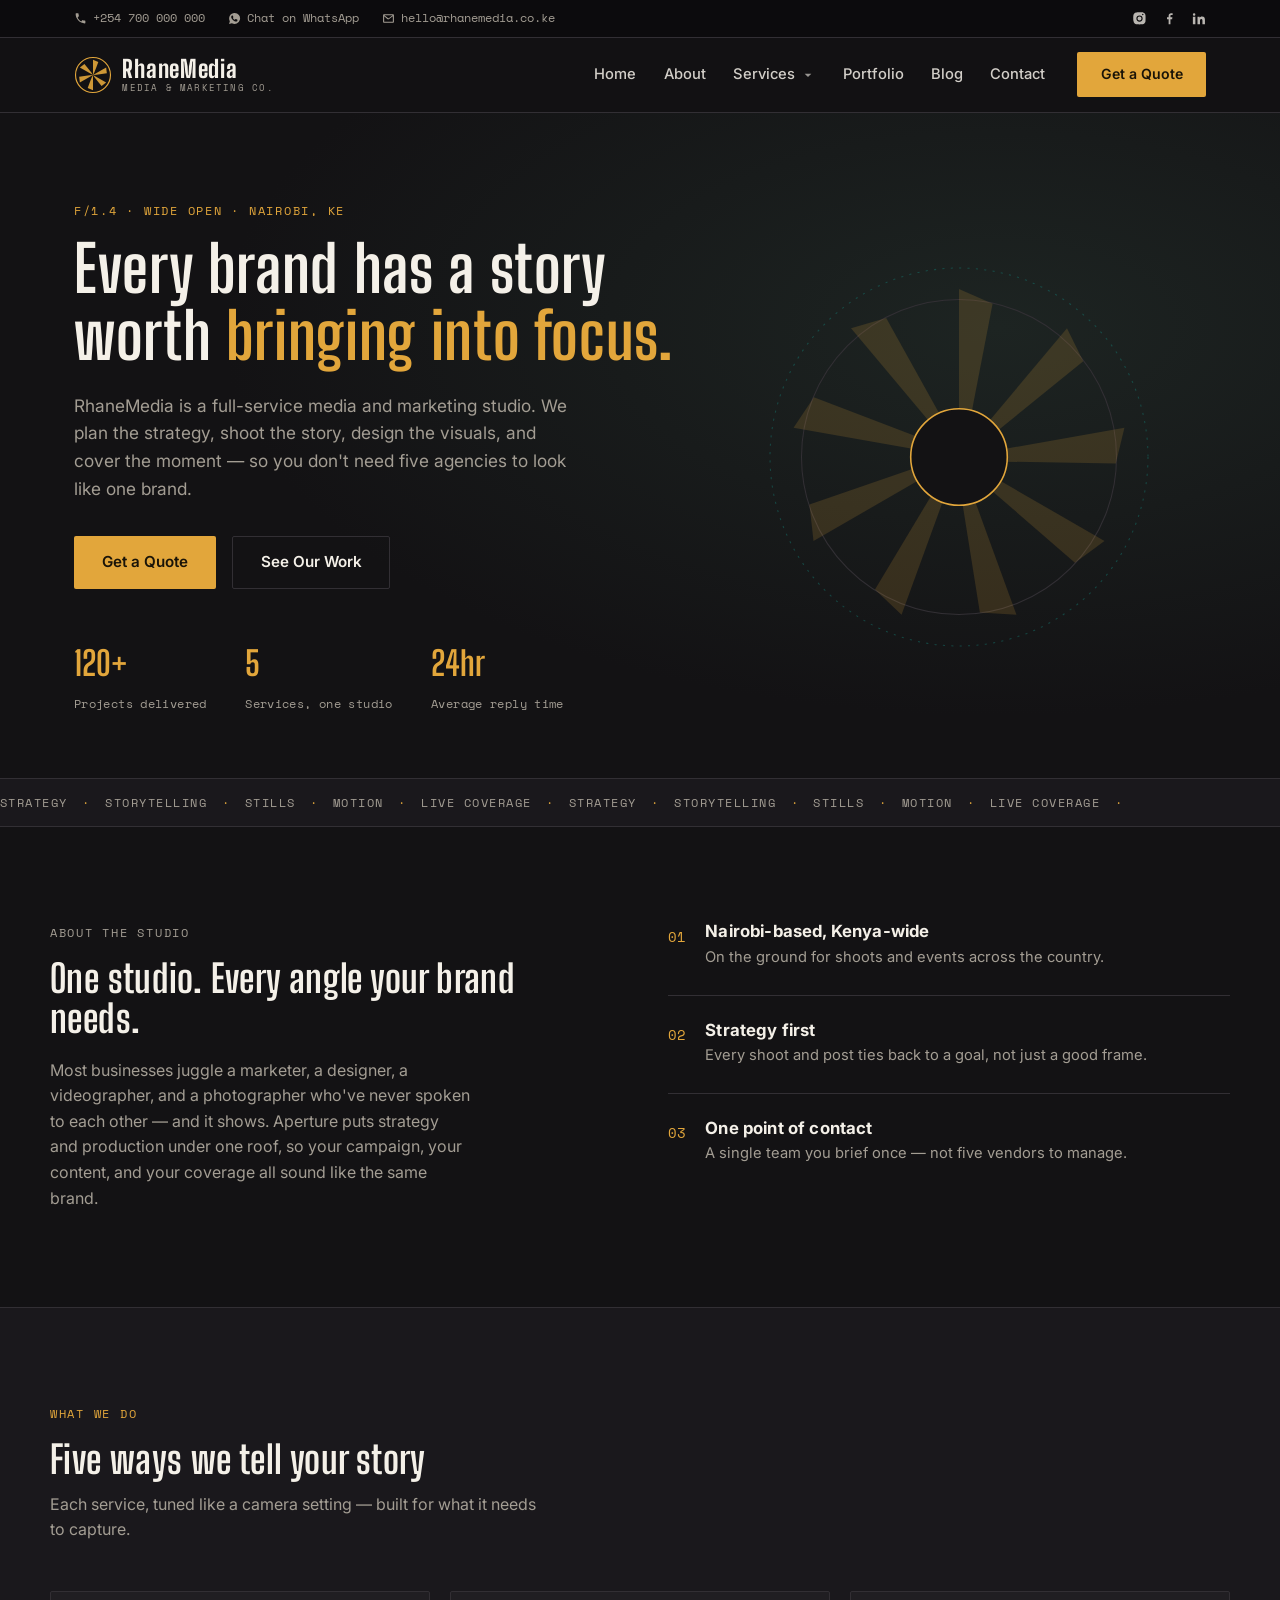
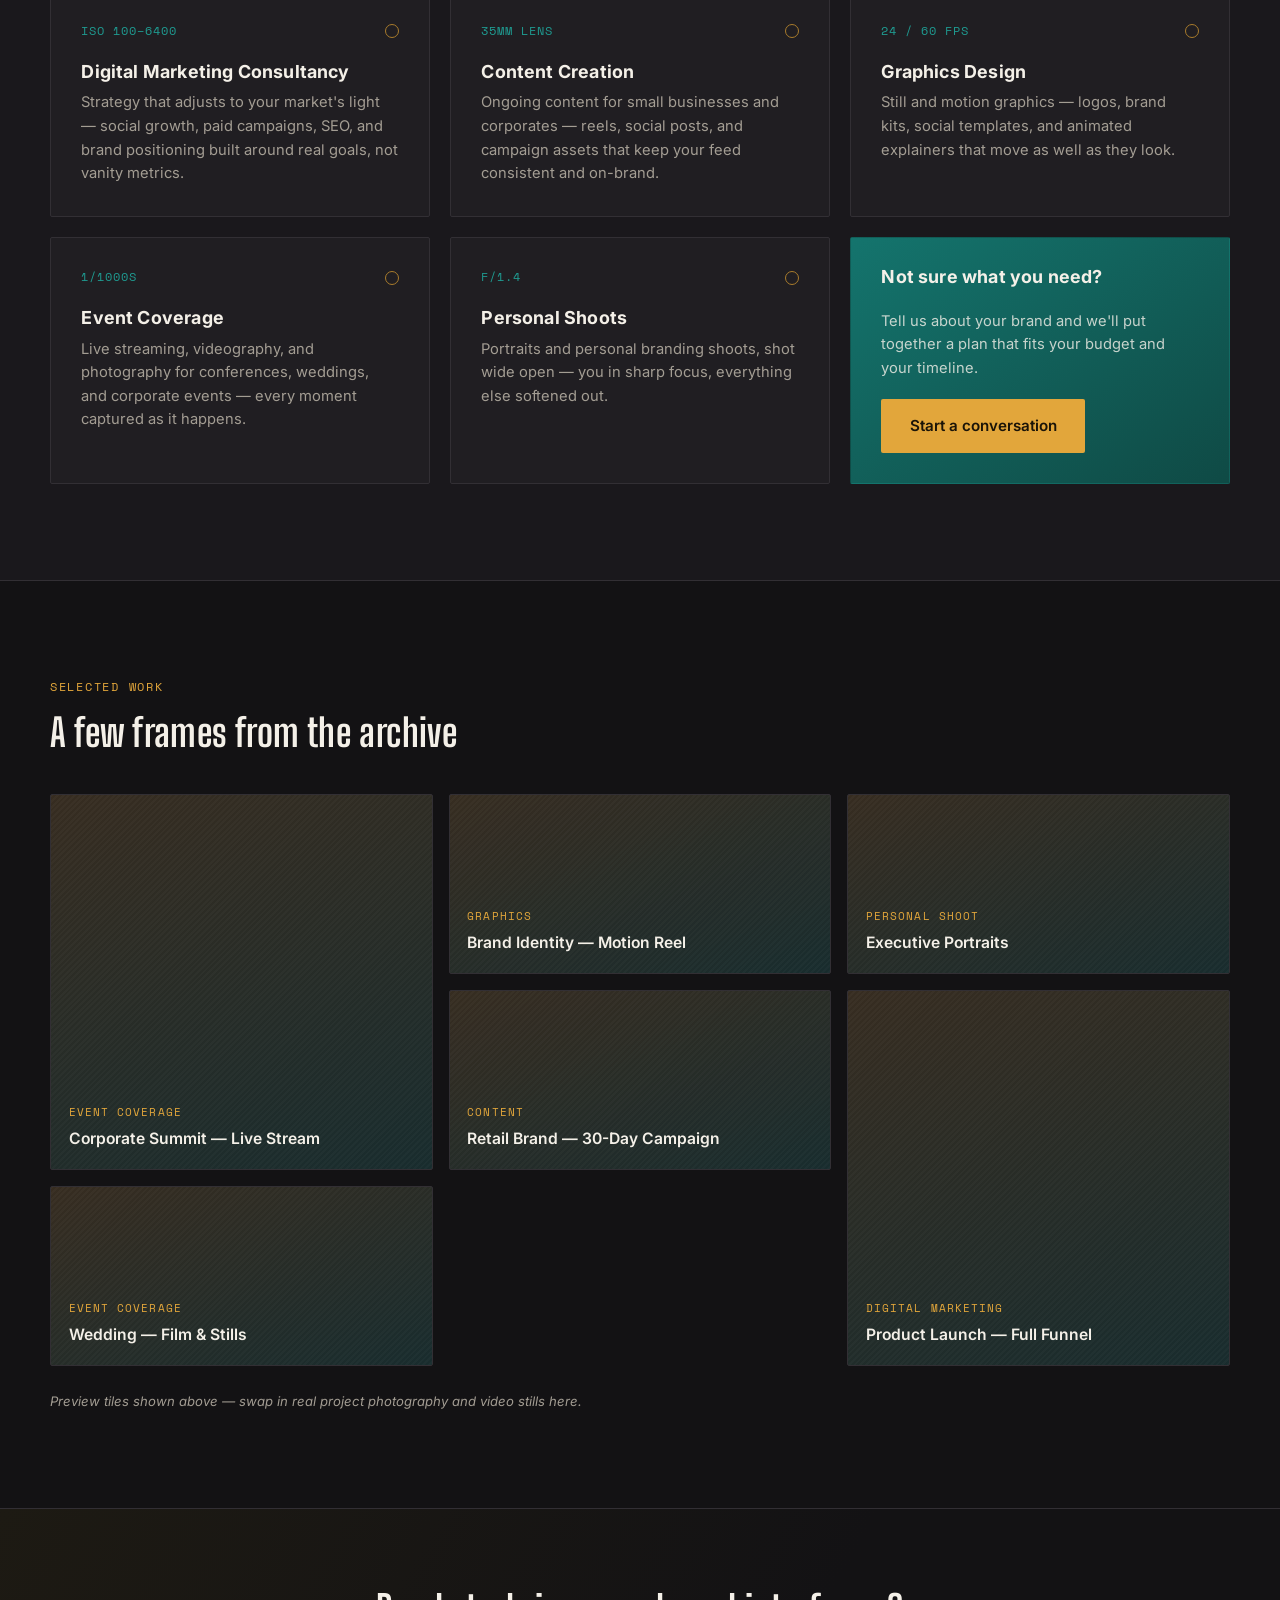
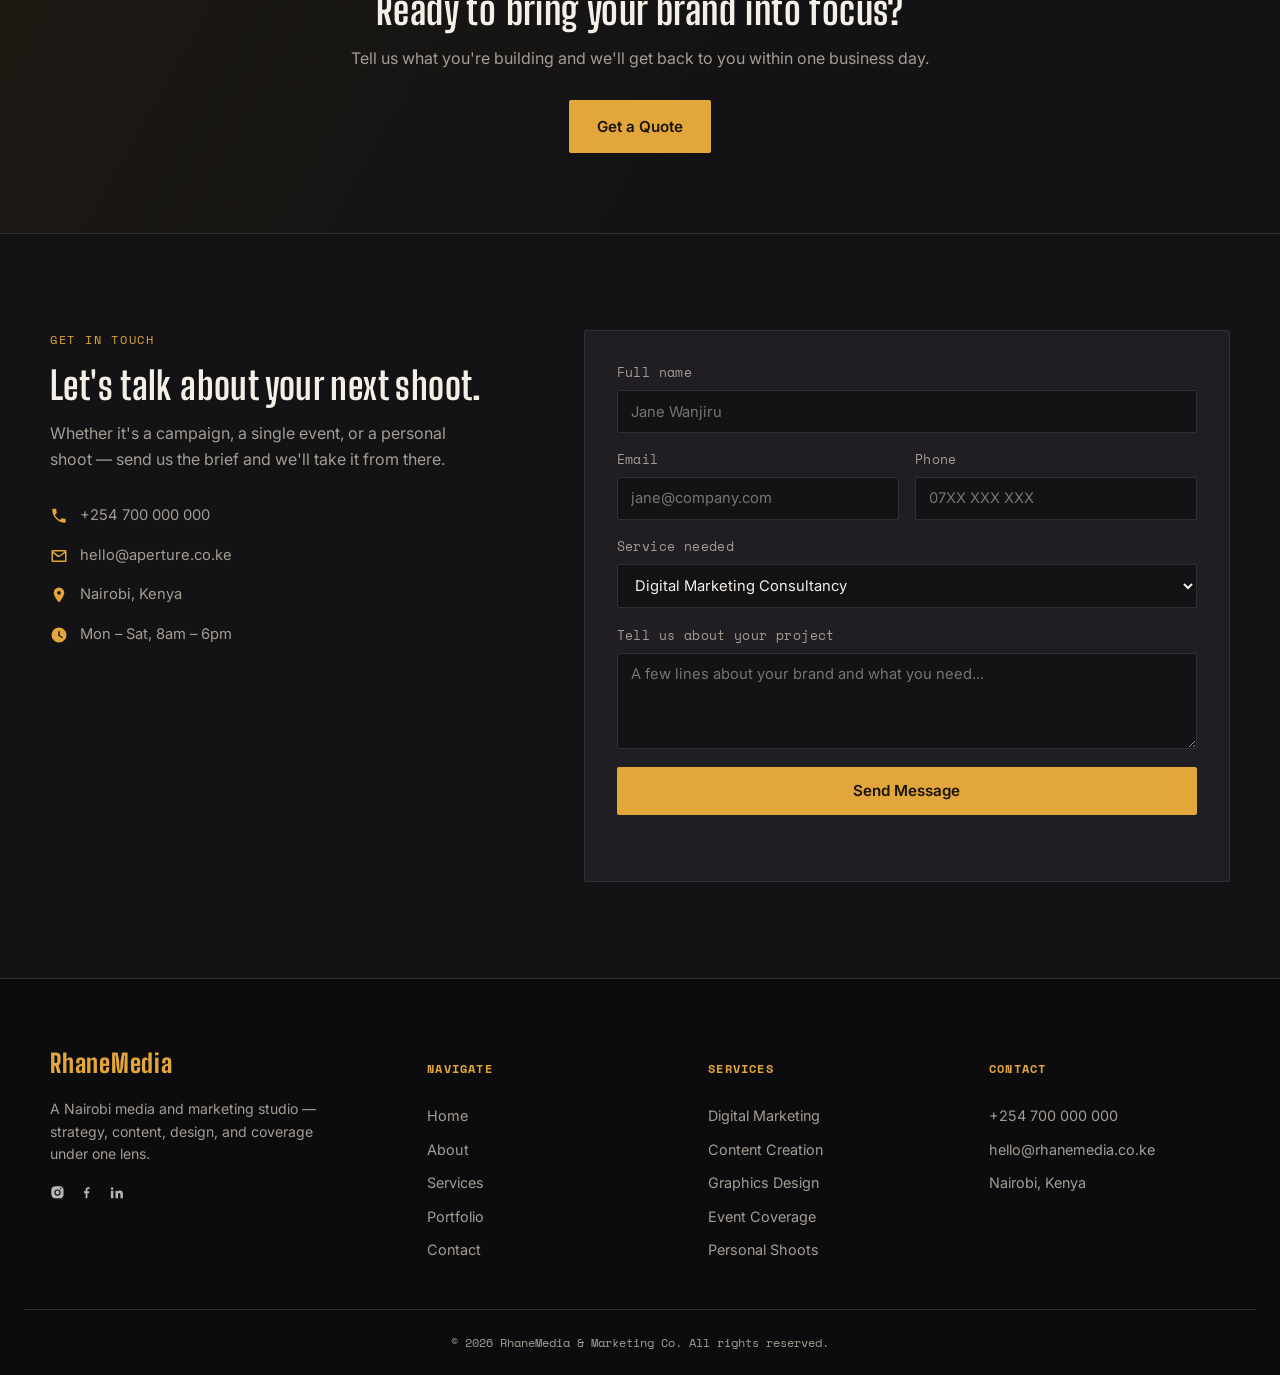
<file: index3.html>
<!DOCTYPE html>
<html lang="en">
<head>
<meta charset="UTF-8">
<meta name="viewport" content="width=device-width, initial-scale=1.0">
<title>Aperture &mdash; Media &amp; Marketing Studio, Nairobi</title>
<meta name="description" content="RhaneMedia is a Nairobi-based media and marketing studio: digital marketing consultancy, content creation, graphics design, event coverage and personal shoots.">

<link rel="preconnect" href="https://fonts.googleapis.com">
<link rel="preconnect" href="https://fonts.gstatic.com" crossorigin>
<link href="https://fonts.googleapis.com/css2?family=Big+Shoulders+Display:wght@600;700;800&family=Inter:wght@400;500;600;700&family=Space+Mono:wght@400;700&display=swap" rel="stylesheet">

<link rel="stylesheet" href="style3.css">
</head>
<body>

<!-- ============ HEADER ============ -->
<header class="site-header" id="top">
  <div class="topbar">
    <div class="topbar__inner">
      <div class="topbar__contact">
        <a href="tel:+254700000000" class="topbar__item">
          <svg viewBox="0 0 24 24" class="icon" aria-hidden="true"><path d="M6.6 10.8c1.4 2.8 3.8 5.1 6.6 6.6l2.2-2.2c.3-.3.7-.4 1-.2 1.1.4 2.3.6 3.6.6.6 0 1 .4 1 1V20c0 .6-.4 1-1 1C10.9 21 3 13.1 3 3.4c0-.6.4-1 1-1h3.4c.6 0 1 .4 1 1 0 1.3.2 2.5.6 3.6.1.3 0 .7-.2 1L6.6 10.8z"/></svg>
          <span>+254 700 000 000</span>
        </a>
        <a href="https://wa.me/254700000000" class="topbar__item" target="_blank" rel="noopener">
          <svg viewBox="0 0 24 24" class="icon" aria-hidden="true"><path d="M12 2a10 10 0 0 0-8.6 15L2 22l5.2-1.4A10 10 0 1 0 12 2zm5.7 14.2c-.2.7-1.4 1.3-2 1.4-.5.1-1.1.1-1.8-.1-.4-.1-1-.3-1.7-.6-3-1.3-5-4.3-5.1-4.5-.2-.2-1.2-1.6-1.2-3.1s.8-2.2 1-2.5c.3-.3.6-.3.8-.3h.6c.2 0 .4 0 .7.5.2.6.8 2 .9 2.1.1.2.1.4 0 .6-.6 1.2-1.2 1.1-.7 1.9 1 1.6 1.8 2.1 3.2 2.8.2.1.4.1.5-.1.2-.2.8-.9 1-1.2s.4-.2.7-.1c.3.1 1.7.8 2 1 .3.1.5.2.6.3.1.2.1.9-.1 1.6z"/></svg>
          <span>Chat on WhatsApp</span>
        </a>
        <a href="mailto:hello@rhanemedia.co.ke" class="topbar__item topbar__item--email">
          <svg viewBox="0 0 24 24" class="icon" aria-hidden="true"><path d="M2 5.5A1.5 1.5 0 0 1 3.5 4h17A1.5 1.5 0 0 1 22 5.5v13a1.5 1.5 0 0 1-1.5 1.5h-17A1.5 1.5 0 0 1 2 18.5v-13zM4.3 6l7.2 5.4a.8.8 0 0 0 1 0L19.7 6H4.3zM20 7.9l-6.9 5.2a2.8 2.8 0 0 1-3.4 0L4 7.9V18h16V7.9z"/></svg>
          <span>hello@rhanemedia.co.ke</span>
        </a>
      </div>
      <div class="topbar__social">
        <a href="#" aria-label="Instagram"><svg viewBox="0 0 24 24" class="icon" aria-hidden="true"><path d="M12 2c2.7 0 3.1 0 4.1.1 1 0 1.7.2 2.3.5.6.2 1.1.6 1.6 1.1.5.5.8.9 1.1 1.6.3.6.4 1.3.5 2.3.1 1 .1 1.4.1 4.1s0 3.1-.1 4.1c0 1-.2 1.7-.5 2.3-.2.6-.6 1.1-1.1 1.6-.5.5-.9.8-1.6 1.1-.6.3-1.3.4-2.3.5-1 .1-1.4.1-4.1.1s-3.1 0-4.1-.1c-1 0-1.7-.2-2.3-.5-.6-.2-1.1-.6-1.6-1.1-.5-.5-.8-.9-1.1-1.6-.3-.6-.4-1.3-.5-2.3C2 15.1 2 14.7 2 12s0-3.1.1-4.1c0-1 .2-1.7.5-2.3.2-.6.6-1.1 1.1-1.6.5-.5.9-.8 1.6-1.1.6-.3 1.3-.4 2.3-.5C8.9 2 9.3 2 12 2zm0 5a5 5 0 1 0 0 10 5 5 0 0 0 0-10zm0 8.2A3.2 3.2 0 1 1 12 8.8a3.2 3.2 0 0 1 0 6.4zm5.2-8.4a1.2 1.2 0 1 0 0-2.4 1.2 1.2 0 0 0 0 2.4z"/></svg></a>
        <a href="#" aria-label="Facebook"><svg viewBox="0 0 24 24" class="icon" aria-hidden="true"><path d="M13.5 21v-8h2.7l.4-3.1h-3.1V8c0-.9.2-1.5 1.6-1.5H17V3.7c-.3 0-1.3-.1-2.4-.1-2.4 0-4 1.5-4 4.2v2.1H8v3.1h2.6v8h2.9z"/></svg></a>
        <a href="#" aria-label="LinkedIn"><svg viewBox="0 0 24 24" class="icon" aria-hidden="true"><path d="M4.98 3.5a2 2 0 1 1 0 4 2 2 0 0 1 0-4zM3 9h4v12H3V9zm7 0h3.8v1.7h.1c.5-.9 1.8-1.9 3.7-1.9 4 0 4.7 2.6 4.7 6V21h-4v-5.4c0-1.3 0-3-1.8-3s-2.1 1.4-2.1 2.9V21h-4V9z"/></svg></a>
      </div>
    </div>
  </div>

  <nav class="navbar" id="navbar">
    <div class="navbar__inner">
      <a href="#top" class="brand">
        <svg viewBox="0 0 100 100" class="brand__mark" aria-hidden="true">
          <circle cx="50" cy="50" r="46" class="brand__ring"/>
          <g class="brand__blades">
            <path d="M50,50 L50,10 L64,16 L54,42 Z"/>
            <path d="M50,50 L50,10 L64,16 L54,42 Z" transform="rotate(60 50 50)"/>
            <path d="M50,50 L50,10 L64,16 L54,42 Z" transform="rotate(120 50 50)"/>
            <path d="M50,50 L50,10 L64,16 L54,42 Z" transform="rotate(180 50 50)"/>
            <path d="M50,50 L50,10 L64,16 L54,42 Z" transform="rotate(240 50 50)"/>
            <path d="M50,50 L50,10 L64,16 L54,42 Z" transform="rotate(300 50 50)"/>
          </g>
        </svg>
        <span class="brand__text">
          <span class="brand__name">RhaneMedia</span>
          <span class="brand__tag">MEDIA &amp; MARKETING CO.</span>
        </span>
      </a>

      <button class="navbar__toggle" id="navToggle" aria-label="Toggle menu" aria-expanded="false" aria-controls="navMenu">
        <span></span><span></span><span></span>
      </button>

      <div class="navbar__menu" id="navMenu">
        <ul class="nav-links">
          <li><a href="#top">Home</a></li>
          <li><a href="#about">About</a></li>
          <li class="has-dropdown">
            <a href="#services">Services <svg viewBox="0 0 24 24" class="chevron" aria-hidden="true"><path d="M7 10l5 5 5-5z"/></svg></a>
            <ul class="dropdown">
              <li><a href="#svc-marketing">Digital Marketing Consultancy</a></li>
              <li><a href="#svc-content">Content Creation</a></li>
              <li><a href="#svc-graphics">Graphics Design</a></li>
              <li><a href="#svc-events">Event Coverage</a></li>
              <li><a href="#svc-personal">Personal Shoots</a></li>
            </ul>
          </li>
          <li><a href="#portfolio">Portfolio</a></li>
          <li><a href="#blog">Blog</a></li>
          <li><a href="#contact">Contact</a></li>
        </ul>
        <a href="#contact" class="btn btn--gold navbar__cta">Get a Quote</a>
      </div>
    </div>
  </nav>
</header>

<main>

  <!-- ============ HERO ============ -->
  <section class="hero" id="home">
    <div class="hero__inner">
      <div class="hero__copy">
        <p class="eyebrow">F/1.4 &middot; WIDE OPEN &middot; NAIROBI, KE</p>
        <h1>Every brand has a story worth <span>bringing into focus.</span></h1>
        <p class="hero__lede">RhaneMedia is a full-service media and marketing studio. We plan the strategy, shoot the story, design the visuals, and cover the moment &mdash; so you don't need five agencies to look like one brand.</p>
        <div class="hero__actions">
          <a href="#contact" class="btn btn--gold">Get a Quote</a>
          <a href="#portfolio" class="btn btn--ghost">See Our Work</a>
        </div>
        <dl class="hero__stats">
          <div><dt>120+</dt><dd>Projects delivered</dd></div>
          <div><dt>5</dt><dd>Services, one studio</dd></div>
          <div><dt>24hr</dt><dd>Average reply time</dd></div>
        </dl>
      </div>

      <div class="hero__visual" aria-hidden="true">
        <svg viewBox="0 0 400 400" class="aperture-hero" id="apertureHero">
          <circle cx="200" cy="200" r="180" class="aperture-hero__ring aperture-hero__ring--outer"/>
          <circle cx="200" cy="200" r="150" class="aperture-hero__ring"/>
          <g class="aperture-hero__blades" id="apertureBlades">
            <path d="M200,200 L200,40 L232,54 L210,168 Z"/>
            <path d="M200,200 L200,40 L232,54 L210,168 Z" transform="rotate(40 200 200)"/>
            <path d="M200,200 L200,40 L232,54 L210,168 Z" transform="rotate(80 200 200)"/>
            <path d="M200,200 L200,40 L232,54 L210,168 Z" transform="rotate(120 200 200)"/>
            <path d="M200,200 L200,40 L232,54 L210,168 Z" transform="rotate(160 200 200)"/>
            <path d="M200,200 L200,40 L232,54 L210,168 Z" transform="rotate(200 200 200)"/>
            <path d="M200,200 L200,40 L232,54 L210,168 Z" transform="rotate(240 200 200)"/>
            <path d="M200,200 L200,40 L232,54 L210,168 Z" transform="rotate(280 200 200)"/>
            <path d="M200,200 L200,40 L232,54 L210,168 Z" transform="rotate(320 200 200)"/>
          </g>
          <circle cx="200" cy="200" r="46" class="aperture-hero__hole"/>
        </svg>
      </div>
    </div>

    <div class="marquee">
      <div class="marquee__track">
        <span>STRATEGY</span><span>&middot;</span><span>STORYTELLING</span><span>&middot;</span><span>STILLS</span><span>&middot;</span><span>MOTION</span><span>&middot;</span><span>LIVE COVERAGE</span><span>&middot;</span>
        <span>STRATEGY</span><span>&middot;</span><span>STORYTELLING</span><span>&middot;</span><span>STILLS</span><span>&middot;</span><span>MOTION</span><span>&middot;</span><span>LIVE COVERAGE</span><span>&middot;</span>
      </div>
    </div>
  </section>

  <!-- ============ ABOUT ============ -->
  <section class="about" id="about">
    <div class="about__inner">
      <div class="about__copy reveal">
        <p class="eyebrow">ABOUT THE STUDIO</p>
        <h2>One studio. Every angle your brand needs.</h2>
        <p>Most businesses juggle a marketer, a designer, a videographer, and a photographer who've never spoken to each other &mdash; and it shows. Aperture puts strategy and production under one roof, so your campaign, your content, and your coverage all sound like the same brand.</p>
      </div>
      <ul class="about__points">
        <li class="reveal">
          <span class="about__num">01</span>
          <div><h3>Nairobi-based, Kenya-wide</h3><p>On the ground for shoots and events across the country.</p></div>
        </li>
        <li class="reveal">
          <span class="about__num">02</span>
          <div><h3>Strategy first</h3><p>Every shoot and post ties back to a goal, not just a good frame.</p></div>
        </li>
        <li class="reveal">
          <span class="about__num">03</span>
          <div><h3>One point of contact</h3><p>A single team you brief once &mdash; not five vendors to manage.</p></div>
        </li>
      </ul>
    </div>
  </section>

  <!-- ============ SERVICES ============ -->
  <section class="services" id="services">
    <div class="services__head reveal">
      <p class="eyebrow">WHAT WE DO</p>
      <h2>Five ways we tell your story</h2>
      <p class="services__sub">Each service, tuned like a camera setting &mdash; built for what it needs to capture.</p>
    </div>

    <div class="services__grid">
      <article class="service-card reveal" id="svc-marketing">
        <div class="service-card__top">
          <span class="service-card__setting">ISO 100&ndash;6400</span>
          <span class="service-card__focus" aria-hidden="true"></span>
        </div>
        <h3>Digital Marketing Consultancy</h3>
        <p>Strategy that adjusts to your market's light &mdash; social growth, paid campaigns, SEO, and brand positioning built around real goals, not vanity metrics.</p>
      </article>

      <article class="service-card reveal" id="svc-content">
        <div class="service-card__top">
          <span class="service-card__setting">35MM LENS</span>
          <span class="service-card__focus" aria-hidden="true"></span>
        </div>
        <h3>Content Creation</h3>
        <p>Ongoing content for small businesses and corporates &mdash; reels, social posts, and campaign assets that keep your feed consistent and on-brand.</p>
      </article>

      <article class="service-card reveal" id="svc-graphics">
        <div class="service-card__top">
          <span class="service-card__setting">24 / 60 FPS</span>
          <span class="service-card__focus" aria-hidden="true"></span>
        </div>
        <h3>Graphics Design</h3>
        <p>Still and motion graphics &mdash; logos, brand kits, social templates, and animated explainers that move as well as they look.</p>
      </article>

      <article class="service-card reveal" id="svc-events">
        <div class="service-card__top">
          <span class="service-card__setting">1/1000S</span>
          <span class="service-card__focus" aria-hidden="true"></span>
        </div>
        <h3>Event Coverage</h3>
        <p>Live streaming, videography, and photography for conferences, weddings, and corporate events &mdash; every moment captured as it happens.</p>
      </article>

      <article class="service-card reveal" id="svc-personal">
        <div class="service-card__top">
          <span class="service-card__setting">F/1.4</span>
          <span class="service-card__focus" aria-hidden="true"></span>
        </div>
        <h3>Personal Shoots</h3>
        <p>Portraits and personal branding shoots, shot wide open &mdash; you in sharp focus, everything else softened out.</p>
      </article>

      <article class="service-card service-card--cta reveal">
        <h3>Not sure what you need?</h3>
        <p>Tell us about your brand and we'll put together a plan that fits your budget and your timeline.</p>
        <a href="#contact" class="btn btn--gold">Start a conversation</a>
      </article>
    </div>
  </section>

  <!-- ============ PORTFOLIO ============ -->
  <section class="portfolio" id="portfolio">
    <div class="portfolio__head reveal">
      <p class="eyebrow">SELECTED WORK</p>
      <h2>A few frames from the archive</h2>
    </div>
    <div class="portfolio__grid">
      <div class="portfolio__tile reveal portfolio__tile--tall"><span class="portfolio__tag">EVENT COVERAGE</span><span class="portfolio__title">Corporate Summit &mdash; Live Stream</span></div>
      <div class="portfolio__tile reveal"><span class="portfolio__tag">GRAPHICS</span><span class="portfolio__title">Brand Identity &mdash; Motion Reel</span></div>
      <div class="portfolio__tile reveal"><span class="portfolio__tag">PERSONAL SHOOT</span><span class="portfolio__title">Executive Portraits</span></div>
      <div class="portfolio__tile reveal"><span class="portfolio__tag">CONTENT</span><span class="portfolio__title">Retail Brand &mdash; 30-Day Campaign</span></div>
      <div class="portfolio__tile reveal portfolio__tile--tall"><span class="portfolio__tag">DIGITAL MARKETING</span><span class="portfolio__title">Product Launch &mdash; Full Funnel</span></div>
      <div class="portfolio__tile reveal"><span class="portfolio__tag">EVENT COVERAGE</span><span class="portfolio__title">Wedding &mdash; Film &amp; Stills</span></div>
    </div>
    <p class="portfolio__note">Preview tiles shown above &mdash; swap in real project photography and video stills here.</p>
  </section>

  <!-- ============ CTA BANNER ============ -->
  <section class="cta-banner">
    <div class="cta-banner__inner reveal">
      <h2>Ready to bring your brand into focus?</h2>
      <p>Tell us what you're building and we'll get back to you within one business day.</p>
      <a href="#contact" class="btn btn--gold">Get a Quote</a>
    </div>
  </section>

  <!-- ============ CONTACT ============ -->
  <section class="contact" id="contact">
    <div class="contact__inner">
      <div class="contact__info reveal">
        <p class="eyebrow">GET IN TOUCH</p>
        <h2>Let's talk about your next shoot.</h2>
        <p class="contact__lede">Whether it's a campaign, a single event, or a personal shoot &mdash; send us the brief and we'll take it from there.</p>
        <ul class="contact__list">
          <li><svg viewBox="0 0 24 24" class="icon" aria-hidden="true"><path d="M6.6 10.8c1.4 2.8 3.8 5.1 6.6 6.6l2.2-2.2c.3-.3.7-.4 1-.2 1.1.4 2.3.6 3.6.6.6 0 1 .4 1 1V20c0 .6-.4 1-1 1C10.9 21 3 13.1 3 3.4c0-.6.4-1 1-1h3.4c.6 0 1 .4 1 1 0 1.3.2 2.5.6 3.6.1.3 0 .7-.2 1L6.6 10.8z"/></svg><span>+254 700 000 000</span></li>
          <li><svg viewBox="0 0 24 24" class="icon" aria-hidden="true"><path d="M2 5.5A1.5 1.5 0 0 1 3.5 4h17A1.5 1.5 0 0 1 22 5.5v13a1.5 1.5 0 0 1-1.5 1.5h-17A1.5 1.5 0 0 1 2 18.5v-13zM4.3 6l7.2 5.4a.8.8 0 0 0 1 0L19.7 6H4.3zM20 7.9l-6.9 5.2a2.8 2.8 0 0 1-3.4 0L4 7.9V18h16V7.9z"/></svg><span>hello@aperture.co.ke</span></li>
          <li><svg viewBox="0 0 24 24" class="icon" aria-hidden="true"><path d="M12 2a7 7 0 0 0-7 7c0 5.2 7 13 7 13s7-7.8 7-13a7 7 0 0 0-7-7zm0 9.5A2.5 2.5 0 1 1 12 6.5a2.5 2.5 0 0 1 0 5z"/></svg><span>Nairobi, Kenya</span></li>
          <li><svg viewBox="0 0 24 24" class="icon" aria-hidden="true"><path d="M12 2a10 10 0 1 0 0 20 10 10 0 0 0 0-20zm1 5v5.4l4.2 2.5-.8 1.3L11 13V7h2z"/></svg><span>Mon &ndash; Sat, 8am &ndash; 6pm</span></li>
        </ul>
      </div>

      <form class="contact__form reveal" id="contactForm" novalidate>
        <div class="form-row">
          <label for="name">Full name</label>
          <input type="text" id="name" name="name" placeholder="Jane Wanjiru" required>
        </div>
        <div class="form-row form-row--split">
          <div>
            <label for="email">Email</label>
            <input type="email" id="email" name="email" placeholder="jane@company.com" required>
          </div>
          <div>
            <label for="phone">Phone</label>
            <input type="tel" id="phone" name="phone" placeholder="07XX XXX XXX">
          </div>
        </div>
        <div class="form-row">
          <label for="service">Service needed</label>
          <select id="service" name="service">
            <option>Digital Marketing Consultancy</option>
            <option>Content Creation</option>
            <option>Graphics Design</option>
            <option>Event Coverage</option>
            <option>Personal Shoots</option>
            <option>Not sure yet</option>
          </select>
        </div>
        <div class="form-row">
          <label for="message">Tell us about your project</label>
          <textarea id="message" name="message" rows="4" placeholder="A few lines about your brand and what you need..."></textarea>
        </div>
        <button type="submit" class="btn btn--gold btn--block">Send Message</button>
        <p class="form-note" id="formNote" role="status" aria-live="polite"></p>
      </form>
    </div>
  </section>

</main>

<!-- ============ FOOTER ============ -->
<footer class="site-footer">
  <div class="site-footer__inner">
    <div class="site-footer__brand">
      <span class="brand__name">RhaneMedia</span>
      <p>A Nairobi media and marketing studio &mdash; strategy, content, design, and coverage under one lens.</p>
      <div class="topbar__social">
        <a href="#" aria-label="Instagram"><svg viewBox="0 0 24 24" class="icon" aria-hidden="true"><path d="M12 2c2.7 0 3.1 0 4.1.1 1 0 1.7.2 2.3.5.6.2 1.1.6 1.6 1.1.5.5.8.9 1.1 1.6.3.6.4 1.3.5 2.3.1 1 .1 1.4.1 4.1s0 3.1-.1 4.1c0 1-.2 1.7-.5 2.3-.2.6-.6 1.1-1.1 1.6-.5.5-.9.8-1.6 1.1-.6.3-1.3.4-2.3.5-1 .1-1.4.1-4.1.1s-3.1 0-4.1-.1c-1 0-1.7-.2-2.3-.5-.6-.2-1.1-.6-1.6-1.1-.5-.5-.8-.9-1.1-1.6-.3-.6-.4-1.3-.5-2.3C2 15.1 2 14.7 2 12s0-3.1.1-4.1c0-1 .2-1.7.5-2.3.2-.6.6-1.1 1.1-1.6.5-.5.9-.8 1.6-1.1.6-.3 1.3-.4 2.3-.5C8.9 2 9.3 2 12 2zm0 5a5 5 0 1 0 0 10 5 5 0 0 0 0-10zm0 8.2A3.2 3.2 0 1 1 12 8.8a3.2 3.2 0 0 1 0 6.4zm5.2-8.4a1.2 1.2 0 1 0 0-2.4 1.2 1.2 0 0 0 0 2.4z"/></svg></a>
        <a href="#" aria-label="Facebook"><svg viewBox="0 0 24 24" class="icon" aria-hidden="true"><path d="M13.5 21v-8h2.7l.4-3.1h-3.1V8c0-.9.2-1.5 1.6-1.5H17V3.7c-.3 0-1.3-.1-2.4-.1-2.4 0-4 1.5-4 4.2v2.1H8v3.1h2.6v8h2.9z"/></svg></a>
        <a href="#" aria-label="LinkedIn"><svg viewBox="0 0 24 24" class="icon" aria-hidden="true"><path d="M4.98 3.5a2 2 0 1 1 0 4 2 2 0 0 1 0-4zM3 9h4v12H3V9zm7 0h3.8v1.7h.1c.5-.9 1.8-1.9 3.7-1.9 4 0 4.7 2.6 4.7 6V21h-4v-5.4c0-1.3 0-3-1.8-3s-2.1 1.4-2.1 2.9V21h-4V9z"/></svg></a>
      </div>
    </div>

    <div class="site-footer__col">
      <h4>Navigate</h4>
      <a href="#top">Home</a>
      <a href="#about">About</a>
      <a href="#services">Services</a>
      <a href="#portfolio">Portfolio</a>
      <a href="#contact">Contact</a>
    </div>

    <div class="site-footer__col">
      <h4>Services</h4>
      <a href="#svc-marketing">Digital Marketing</a>
      <a href="#svc-content">Content Creation</a>
      <a href="#svc-graphics">Graphics Design</a>
      <a href="#svc-events">Event Coverage</a>
      <a href="#svc-personal">Personal Shoots</a>
    </div>

    <div class="site-footer__col">
      <h4>Contact</h4>
      <a href="tel:+254700000000">+254 700 000 000</a>
      <a href="mailto:hello@rhanemedia.co.ke">hello@rhanemedia.co.ke</a>
      <span>Nairobi, Kenya</span>
    </div>
  </div>
  <div class="site-footer__bottom">
    <span>&copy; <span id="year"></span> RhaneMedia &amp; Marketing Co. All rights reserved.</span>
  </div>
</footer>

<script src="script3.js"></script>
</body>
</html>
</file>
<file: style3.css>
/* =========================================================
   APERTURE — design tokens
   Display: Big Shoulders Display · Body: Inter · Utility: Space Mono
   ========================================================= */
:root{
  --bg:            #131214;
  --bg-alt:        #1a181c;
  --surface:       #201e22;
  --surface-line:  #322f34;
  --cream:         #f4f0e8;
  --muted:         #a39d93;
  --gold:          #e2a63b;
  --gold-dim:      #a97c2c;
  --teal:          #14746d;
  --teal-bright:   #1f9b91;

  --font-display: 'Big Shoulders Display', sans-serif;
  --font-body:    'Inter', sans-serif;
  --font-mono:    'Space Mono', monospace;

  --container: 1180px;
  --radius: 2px;
}

*,*::before,*::after{ box-sizing:border-box; }
html{ scroll-behavior:smooth; }
body{
  margin:0;
  background:var(--bg);
  color:var(--cream);
  font-family:var(--font-body);
  font-size:16px;
  line-height:1.6;
  -webkit-font-smoothing:antialiased;
}
img,svg{ display:block; max-width:100%; }
a{ color:inherit; text-decoration:none; }
ul{ list-style:none; margin:0; padding:0; }
h1,h2,h3{ font-family:var(--font-display); font-weight:700; line-height:1.05; margin:0; letter-spacing:0.01em; }
p{ margin:0; }
button{ font-family:inherit; cursor:pointer; }
input,select,textarea{ font-family:inherit; }

:focus-visible{
  outline:2px solid var(--gold);
  outline-offset:3px;
}

.eyebrow{
  font-family:var(--font-mono);
  font-size:0.78rem;
  letter-spacing:0.14em;
  color:var(--gold);
  margin:0 0 0.9rem;
  text-transform:uppercase;
}

.btn{
  display:inline-flex;
  align-items:center;
  justify-content:center;
  gap:0.5rem;
  padding:0.85rem 1.7rem;
  font-family:var(--font-body);
  font-weight:600;
  font-size:0.95rem;
  border-radius:var(--radius);
  border:1px solid transparent;
  transition:transform 0.15s ease, background 0.2s ease, border-color 0.2s ease, color .2s ease;
  white-space:nowrap;
}
.btn--gold{ background:var(--gold); color:#1a1408; }
.btn--gold:hover{ background:#eeb654; transform:translateY(-2px); }
.btn--ghost{ border-color:var(--surface-line); color:var(--cream); }
.btn--ghost:hover{ border-color:var(--gold); color:var(--gold); transform:translateY(-2px); }
.btn--block{ width:100%; }

.icon{ width:18px; height:18px; fill:currentColor; flex-shrink:0; }

/* =========================================================
   HEADER
   ========================================================= */
.site-header{ position:sticky; top:0; z-index:100; }

.topbar{
  background:#0c0b0d;
  border-bottom:1px solid var(--surface-line);
  font-family:var(--font-mono);
  font-size:0.74rem;
}
.topbar__inner{
  max-width:var(--container);
  margin:0 auto;
  padding:0.55rem 1.5rem;
  display:flex;
  align-items:center;
  justify-content:space-between;
  gap:1rem;
}
.topbar__contact{ display:flex; align-items:center; gap:1.4rem; flex-wrap:wrap; }
.topbar__item{ display:flex; align-items:center; gap:0.4rem; color:var(--muted); transition:color .2s; }
.topbar__item .icon{ width:13px; height:13px; }
.topbar__item:hover{ color:var(--gold); }
.topbar__social{ display:flex; align-items:center; gap:0.9rem; }
.topbar__social .icon{ width:15px; height:15px; opacity:0.75; transition:opacity .2s, fill .2s; }
.topbar__social a:hover .icon{ opacity:1; fill:var(--gold); }

.navbar{
  background:rgba(19,18,20,0.92);
  backdrop-filter:blur(10px);
  border-bottom:1px solid var(--surface-line);
}
.navbar__inner{
  max-width:var(--container);
  margin:0 auto;
  padding:0.9rem 1.5rem;
  display:flex;
  align-items:center;
  justify-content:space-between;
  gap:2rem;
}

.brand{ display:flex; align-items:center; gap:0.65rem; }
.brand__mark{ width:38px; height:38px; }
.brand__ring{ fill:none; stroke:var(--gold); stroke-width:3; }
.brand__blades path{ fill:var(--gold); opacity:0.9; }
.brand__text{ display:flex; flex-direction:column; line-height:1.1; }
.brand__name{ font-family:var(--font-display); font-weight:800; font-size:1.5rem; letter-spacing:0.03em; }
.brand__tag{ font-family:var(--font-mono); font-size:0.58rem; letter-spacing:0.13em; color:var(--muted); }

.navbar__toggle{
  display:none;
  flex-direction:column;
  justify-content:center;
  gap:5px;
  width:34px; height:34px;
  background:none; border:none; padding:0;
}
.navbar__toggle span{ display:block; height:2px; background:var(--cream); border-radius:2px; transition:transform .25s ease, opacity .25s ease; }
.navbar__toggle[aria-expanded="true"] span:nth-child(1){ transform:translateY(7px) rotate(45deg); }
.navbar__toggle[aria-expanded="true"] span:nth-child(2){ opacity:0; }
.navbar__toggle[aria-expanded="true"] span:nth-child(3){ transform:translateY(-7px) rotate(-45deg); }

.navbar__menu{ display:flex; align-items:center; gap:2rem; }
.nav-links{ display:flex; align-items:center; gap:1.7rem; }
.nav-links > li > a{
  display:flex; align-items:center; gap:0.3rem;
  font-size:0.92rem; font-weight:500;
  color:var(--cream); opacity:0.85;
  padding:0.4rem 0;
  transition:opacity .2s, color .2s;
}
.nav-links > li > a:hover{ opacity:1; color:var(--gold); }
.chevron{ width:16px; height:16px; fill:currentColor; opacity:0.7; transition:transform .2s; }
.has-dropdown{ position:relative; }
.has-dropdown:hover > a .chevron, .has-dropdown:focus-within > a .chevron{ transform:rotate(180deg); }

.dropdown{
  position:absolute; top:100%; left:-1rem;
  min-width:240px;
  background:var(--surface);
  border:1px solid var(--surface-line);
  border-radius:var(--radius);
  padding:0.5rem;
  opacity:0; visibility:hidden; transform:translateY(6px);
  transition:opacity .18s ease, transform .18s ease, visibility .18s;
  box-shadow:0 18px 34px rgba(0,0,0,0.4);
}
.has-dropdown:hover .dropdown,
.has-dropdown:focus-within .dropdown{ opacity:1; visibility:visible; transform:translateY(0); }
.dropdown li a{
  display:block; padding:0.6rem 0.8rem; font-size:0.88rem;
  color:var(--muted); border-radius:var(--radius);
  transition:background .15s, color .15s;
}
.dropdown li a:hover{ background:rgba(226,166,59,0.1); color:var(--gold); }

.navbar__cta{ padding:0.65rem 1.4rem; font-size:0.88rem; }

/* =========================================================
   HERO
   ========================================================= */
.hero{ position:relative; overflow:hidden; background:radial-gradient(ellipse at 78% 30%, #1d2422 0%, var(--bg) 55%); }
.hero__inner{
  max-width:var(--container);
  margin:0 auto;
  padding:5.5rem 1.5rem 4rem;
  display:grid;
  grid-template-columns:1.1fr 0.9fr;
  align-items:center;
  gap:2rem;
}
.hero__copy h1{
  font-size:clamp(2.5rem, 5vw, 4.1rem);
  color:var(--cream);
  margin:0 0 1.4rem;
}
.hero__copy h1 span{ color:var(--gold); }
.hero__lede{ max-width:46ch; color:var(--muted); font-size:1.08rem; margin-bottom:2.1rem; }
.hero__actions{ display:flex; gap:1rem; flex-wrap:wrap; margin-bottom:3rem; }

.hero__stats{ display:flex; gap:2.4rem; margin:0; }
.hero__stats dt{ font-family:var(--font-display); font-size:2.1rem; color:var(--gold); font-weight:700; }
.hero__stats dd{ margin:0.2rem 0 0; font-size:0.78rem; color:var(--muted); font-family:var(--font-mono); letter-spacing:0.03em; }

.hero__visual{ display:flex; justify-content:center; align-items:center; }
.aperture-hero{ width:min(420px, 100%); }
.aperture-hero__ring{ fill:none; stroke:var(--surface-line); stroke-width:1; }
.aperture-hero__ring--outer{ stroke:var(--teal); stroke-opacity:0.5; stroke-dasharray:2 6; }
.aperture-hero__blades path{ fill:var(--gold); opacity:0.16; }
.aperture-hero__hole{ fill:var(--bg); stroke:var(--gold); stroke-width:1.5; }
.aperture-hero__blades{ transform-origin:200px 200px; animation:apertureSpin 40s linear infinite; }

@keyframes apertureSpin{
  0%{ transform:rotate(0deg); }
  50%{ transform:rotate(14deg); }
  100%{ transform:rotate(0deg); }
}

.marquee{
  border-top:1px solid var(--surface-line);
  border-bottom:1px solid var(--surface-line);
  background:var(--bg-alt);
  overflow:hidden;
  white-space:nowrap;
}
.marquee__track{
  display:inline-flex;
  gap:0.9rem;
  padding:0.85rem 0;
  font-family:var(--font-mono);
  font-size:0.78rem;
  letter-spacing:0.12em;
  color:var(--muted);
  animation:marquee 26s linear infinite;
}
.marquee__track span:nth-child(2n){ color:var(--gold); }
@keyframes marquee{
  from{ transform:translateX(0); }
  to{ transform:translateX(-50%); }
}

/* =========================================================
   ABOUT
   ========================================================= */
.about{ padding:6rem 1.5rem; background:var(--bg); }
.about__inner{
  max-width:var(--container);
  margin:0 auto;
  display:grid;
  grid-template-columns:1fr 1fr;
  gap:3.5rem;
}
.about__copy h2{ font-size:clamp(1.9rem,3vw,2.6rem); margin-bottom:1.2rem; }
.about__copy p{ color:var(--muted); max-width:42ch; }

.about__points{ display:flex; flex-direction:column; gap:1.6rem; }
.about__points li{ display:flex; gap:1.2rem; align-items:flex-start; padding-bottom:1.6rem; border-bottom:1px solid var(--surface-line); }
.about__points li:last-child{ border-bottom:none; padding-bottom:0; }
.about__num{ font-family:var(--font-mono); color:var(--gold); font-size:0.85rem; padding-top:0.2rem; }
.about__points h3{ font-family:var(--font-body); font-weight:700; font-size:1.05rem; margin-bottom:0.3rem; }
.about__points p{ color:var(--muted); font-size:0.92rem; }

/* =========================================================
   SERVICES
   ========================================================= */
.services{ padding:6rem 1.5rem; background:var(--bg-alt); border-top:1px solid var(--surface-line); border-bottom:1px solid var(--surface-line); }
.services__head{ max-width:var(--container); margin:0 auto 3rem; }
.services__head h2{ font-size:clamp(1.9rem,3vw,2.6rem); margin-bottom:0.8rem; }
.services__sub{ color:var(--muted); max-width:50ch; }

.services__grid{
  max-width:var(--container);
  margin:0 auto;
  display:grid;
  grid-template-columns:repeat(3, 1fr);
  gap:1.25rem;
}
.service-card{
  background:var(--surface);
  border:1px solid var(--surface-line);
  border-radius:var(--radius);
  padding:1.9rem;
  transition:border-color .2s ease, transform .2s ease;
}
.service-card:hover{ border-color:var(--gold-dim); transform:translateY(-4px); }
.service-card__top{ display:flex; align-items:center; justify-content:space-between; margin-bottom:1.4rem; }
.service-card__setting{ font-family:var(--font-mono); font-size:0.72rem; letter-spacing:0.08em; color:var(--teal-bright); }
.service-card__focus{
  width:14px; height:14px; border-radius:50%;
  border:1.5px solid var(--gold-dim);
  transition:transform .25s ease, border-color .25s ease;
}
.service-card:hover .service-card__focus{ transform:scale(0.55); border-color:var(--gold); background:var(--gold); }
.service-card h3{ font-family:var(--font-body); font-weight:700; font-size:1.12rem; margin-bottom:0.6rem; }
.service-card p{ color:var(--muted); font-size:0.92rem; }

.service-card--cta{
  background:linear-gradient(145deg, var(--teal) 0%, #0f4a45 100%);
  border-color:transparent;
  display:flex; flex-direction:column; justify-content:center; gap:0.8rem;
}
.service-card--cta h3{ color:var(--cream); }
.service-card--cta p{ color:rgba(244,240,232,0.8); }
.service-card--cta .btn{ align-self:flex-start; margin-top:0.4rem; }

/* =========================================================
   PORTFOLIO
   ========================================================= */
.portfolio{ padding:6rem 1.5rem; }
.portfolio__head{ max-width:var(--container); margin:0 auto 2.6rem; }
.portfolio__head h2{ font-size:clamp(1.9rem,3vw,2.6rem); }

.portfolio__grid{
  max-width:var(--container);
  margin:0 auto;
  display:grid;
  grid-template-columns:repeat(3, 1fr);
  grid-auto-rows:180px;
  gap:1rem;
}
.portfolio__tile{
  position:relative;
  border-radius:var(--radius);
  background:
    linear-gradient(160deg, rgba(226,166,59,0.14), rgba(20,116,109,0.22)),
    repeating-linear-gradient(135deg, var(--surface) 0 2px, var(--bg-alt) 2px 4px);
  border:1px solid var(--surface-line);
  display:flex; flex-direction:column; justify-content:flex-end;
  padding:1.1rem;
  overflow:hidden;
  transition:transform .25s ease, border-color .25s ease;
}
.portfolio__tile:hover{ transform:translateY(-4px); border-color:var(--gold-dim); }
.portfolio__tile--tall{ grid-row:span 2; }
.portfolio__tag{ font-family:var(--font-mono); font-size:0.68rem; letter-spacing:0.1em; color:var(--gold); margin-bottom:0.3rem; }
.portfolio__title{ font-family:var(--font-body); font-weight:600; font-size:0.98rem; }
.portfolio__note{ max-width:var(--container); margin:1.6rem auto 0; color:var(--muted); font-size:0.82rem; font-style:italic; }

/* =========================================================
   CTA BANNER
   ========================================================= */
.cta-banner{
  background:linear-gradient(120deg, #1d1a13 0%, var(--bg) 60%);
  border-top:1px solid var(--surface-line);
  border-bottom:1px solid var(--surface-line);
  padding:5rem 1.5rem;
  text-align:center;
}
.cta-banner__inner{ max-width:640px; margin:0 auto; }
.cta-banner h2{ font-size:clamp(1.8rem,3.4vw,2.5rem); margin-bottom:0.9rem; }
.cta-banner p{ color:var(--muted); margin-bottom:1.8rem; }

/* =========================================================
   CONTACT
   ========================================================= */
.contact{ padding:6rem 1.5rem; }
.contact__inner{
  max-width:var(--container);
  margin:0 auto;
  display:grid;
  grid-template-columns:0.85fr 1.15fr;
  gap:3.5rem;
}
.contact__info h2{ font-size:clamp(1.9rem,3vw,2.6rem); margin-bottom:1rem; }
.contact__lede{ color:var(--muted); max-width:40ch; margin-bottom:2rem; }
.contact__list{ display:flex; flex-direction:column; gap:1rem; }
.contact__list li{ display:flex; align-items:center; gap:0.75rem; color:var(--muted); font-size:0.92rem; }
.contact__list .icon{ color:var(--gold); }

.contact__form{
  background:var(--surface);
  border:1px solid var(--surface-line);
  border-radius:var(--radius);
  padding:2rem;
  display:flex; flex-direction:column; gap:1.1rem;
}
.form-row{ display:flex; flex-direction:column; gap:0.4rem; }
.form-row--split{ display:grid; grid-template-columns:1fr 1fr; gap:1rem; }
.form-row--split > div{ display:flex; flex-direction:column; gap:0.4rem; }
label{ font-size:0.8rem; color:var(--muted); font-family:var(--font-mono); letter-spacing:0.03em; }
input, select, textarea{
  background:var(--bg);
  border:1px solid var(--surface-line);
  color:var(--cream);
  padding:0.7rem 0.85rem;
  border-radius:var(--radius);
  font-size:0.92rem;
  transition:border-color .2s;
}
input:focus, select:focus, textarea:focus{ border-color:var(--gold); outline:none; }
textarea{ resize:vertical; }
.form-note{ font-size:0.85rem; color:var(--teal-bright); min-height:1.2em; }

/* =========================================================
   FOOTER
   ========================================================= */
.site-footer{ background:#0c0b0d; border-top:1px solid var(--surface-line); padding:4rem 1.5rem 0; }
.site-footer__inner{
  max-width:var(--container);
  margin:0 auto;
  display:grid;
  grid-template-columns:1.4fr 1fr 1fr 1fr;
  gap:2.5rem;
  padding-bottom:3rem;
}
.site-footer__brand .brand__name{ font-family:var(--font-display); font-size:1.6rem; font-weight:800; color:var(--gold); }
.site-footer__brand p{ color:var(--muted); font-size:0.88rem; margin:0.9rem 0 1.2rem; max-width:32ch; }
.site-footer__col h4{ font-family:var(--font-mono); font-size:0.75rem; letter-spacing:0.1em; color:var(--gold); margin-bottom:1rem; text-transform:uppercase; }
.site-footer__col{ display:flex; flex-direction:column; gap:0.65rem; }
.site-footer__col a, .site-footer__col span{ color:var(--muted); font-size:0.9rem; transition:color .2s; }
.site-footer__col a:hover{ color:var(--gold); }
.site-footer__bottom{
  border-top:1px solid var(--surface-line);
  padding:1.4rem 0;
  text-align:center;
  font-size:0.78rem;
  color:var(--muted);
  font-family:var(--font-mono);
}

/* =========================================================
   SCROLL REVEAL
   ========================================================= */
.reveal{ opacity:0; transform:translateY(18px); transition:opacity .6s ease, transform .6s ease; }
.reveal.is-visible{ opacity:1; transform:translateY(0); }

/* =========================================================
   RESPONSIVE
   ========================================================= */
@media (max-width: 980px){
  .hero__inner{ grid-template-columns:1fr; }
  .hero__visual{ order:-1; max-width:280px; margin:0 auto; }
  .about__inner{ grid-template-columns:1fr; }
  .services__grid{ grid-template-columns:repeat(2, 1fr); }
  .portfolio__grid{ grid-template-columns:repeat(2, 1fr); }
  .contact__inner{ grid-template-columns:1fr; }
  .site-footer__inner{ grid-template-columns:1fr 1fr; }
}

@media (max-width: 760px){
  .topbar__contact{ display:none; }
  .topbar__inner{ justify-content:flex-end; }

  .navbar__toggle{ display:flex; }
  .navbar__menu{
    position:absolute; top:100%; left:0; right:0;
    background:var(--bg);
    border-bottom:1px solid var(--surface-line);
    flex-direction:column; align-items:stretch;
    gap:0;
    max-height:0; overflow:hidden;
    transition:max-height .3s ease;
  }
  .navbar__menu.is-open{ max-height:600px; }
  .nav-links{ flex-direction:column; align-items:stretch; gap:0; padding:1rem 1.5rem 0.5rem; }
  .nav-links > li{ border-bottom:1px solid var(--surface-line); }
  .nav-links > li > a{ padding:0.9rem 0; justify-content:space-between; }
  .dropdown{
    position:static; opacity:1; visibility:visible; transform:none;
    display:none; border:none; background:none; box-shadow:none; padding:0 0 0.5rem 1rem;
  }
  .has-dropdown.is-open .dropdown{ display:block; }
  .navbar__cta{ margin:1rem 1.5rem 1.5rem; text-align:center; }

  .services__grid{ grid-template-columns:1fr; }
  .portfolio__grid{ grid-template-columns:1fr 1fr; grid-auto-rows:150px; }
  .site-footer__inner{ grid-template-columns:1fr; gap:2rem; }
  .form-row--split{ grid-template-columns:1fr; }
  .hero__stats{ gap:1.5rem; flex-wrap:wrap; }
}

@media (prefers-reduced-motion: reduce){
  *{ animation-duration:0.01ms !important; animation-iteration-count:1 !important; transition-duration:0.01ms !important; scroll-behavior:auto !important; }
}
</file>
